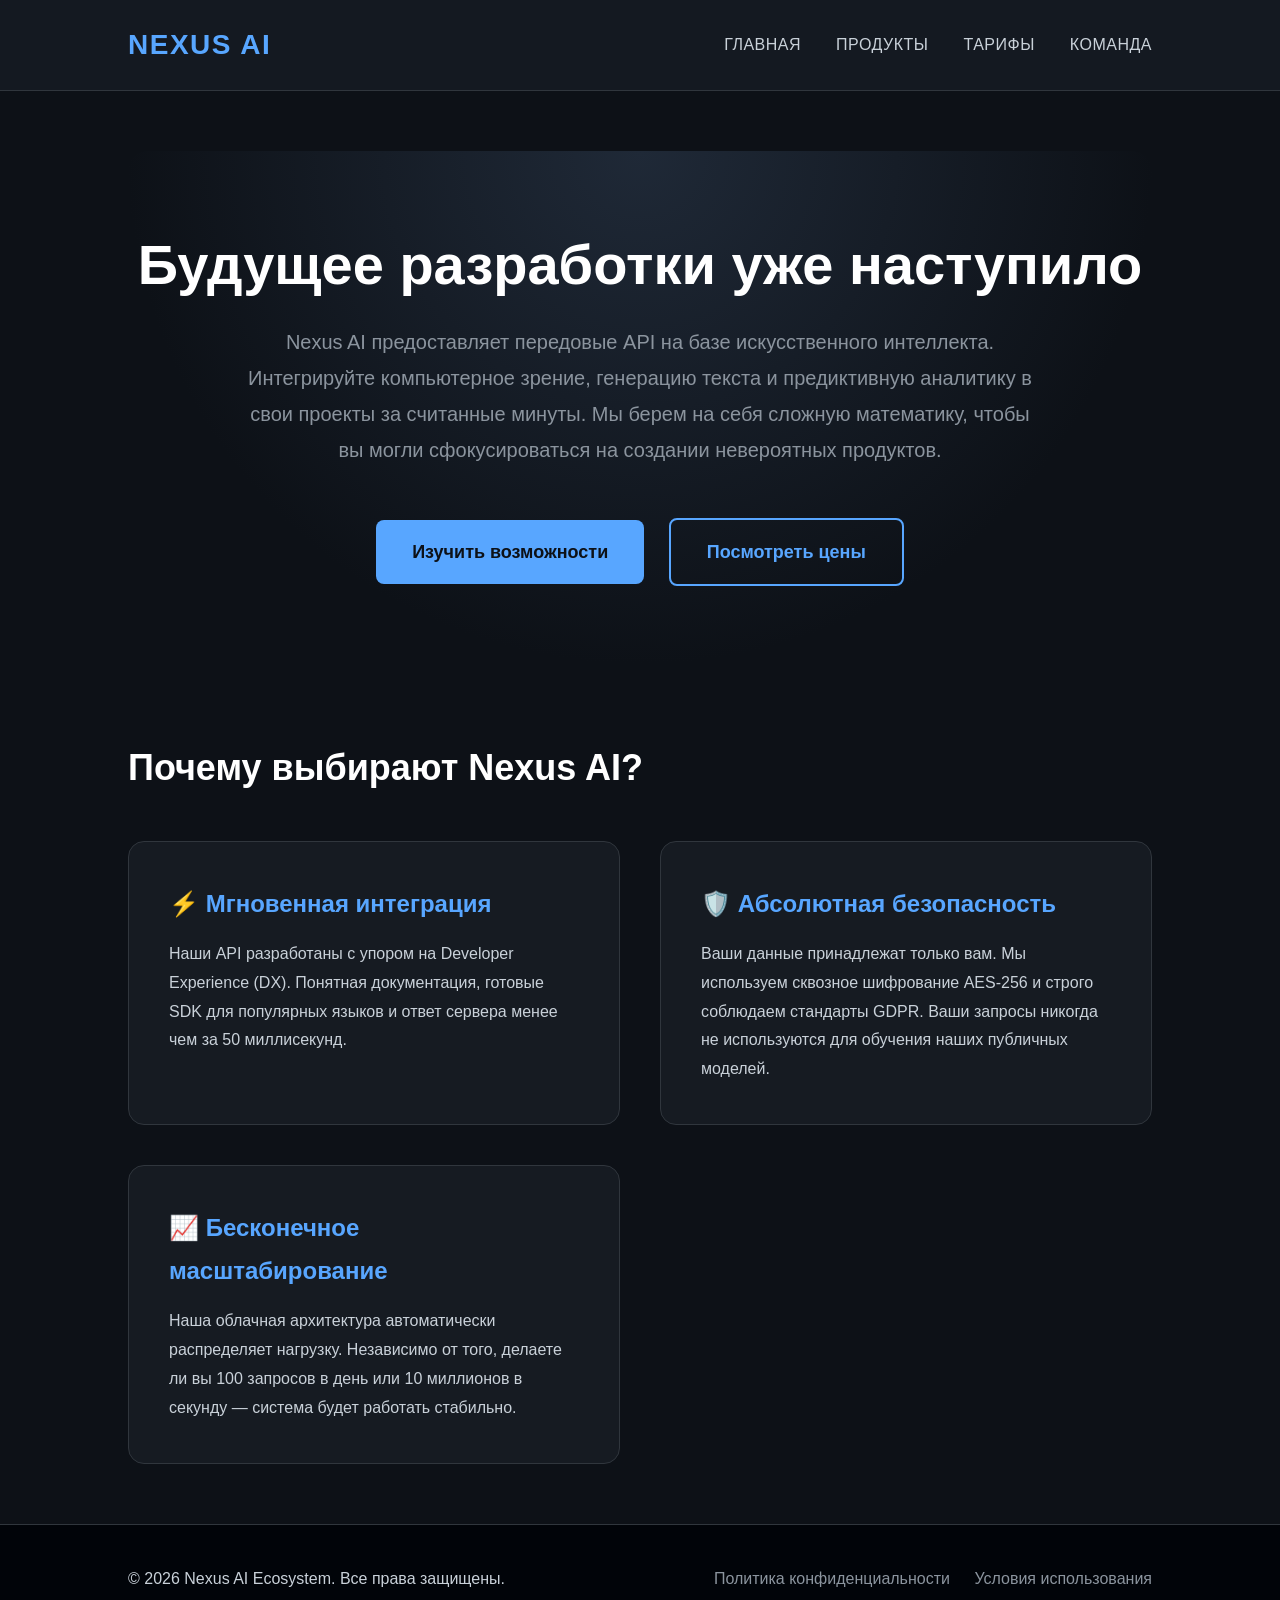
<file: index.html>
<!DOCTYPE html>
<html lang="ru">
<head>
    <meta charset="UTF-8">
    <meta name="viewport" content="width=device-width, initial-scale=1.0">
    <meta name="description" content="Nexus AI - Экосистема нейросетей для вашего бизнеса. API инструменты нового поколения.">
    <title>Nexus AI | Экосистема Искусственного Интеллекта</title>
    <link rel="stylesheet" href="style.css">
</head>
<body>
    <header>
        <a href="index.html" class="logo">Nexus AI</a>
        <nav>
            <ul>
                <li><a href="index.html">Главная</a></li>
                <li><a href="product.html">Продукты</a></li>
                <li><a href="pricing.html">Тарифы</a></li>
                <li><a href="team.html">Команда</a></li>
            </ul>
        </nav>
    </header>

    <main>
        <section class="hero-section">
            <h1>Будущее разработки уже наступило</h1>
            <p class="subtitle">Nexus AI предоставляет передовые API на базе искусственного интеллекта. Интегрируйте компьютерное зрение, генерацию текста и предиктивную аналитику в свои проекты за считанные минуты. Мы берем на себя сложную математику, чтобы вы могли сфокусироваться на создании невероятных продуктов.</p>
            <a href="product.html" class="btn">Изучить возможности</a>
            <a href="pricing.html" class="btn btn-outline">Посмотреть цены</a>
        </section>

        <h2>Почему выбирают Nexus AI?</h2>
        <div class="grid-container">
            <div class="card">
                <h3>⚡ Мгновенная интеграция</h3>
                <p>Наши API разработаны с упором на Developer Experience (DX). Понятная документация, готовые SDK для популярных языков и ответ сервера менее чем за 50 миллисекунд.</p>
            </div>
            <div class="card">
                <h3>🛡️ Абсолютная безопасность</h3>
                <p>Ваши данные принадлежат только вам. Мы используем сквозное шифрование AES-256 и строго соблюдаем стандарты GDPR. Ваши запросы никогда не используются для обучения наших публичных моделей.</p>
            </div>
            <div class="card">
                <h3>📈 Бесконечное масштабирование</h3>
                <p>Наша облачная архитектура автоматически распределяет нагрузку. Независимо от того, делаете ли вы 100 запросов в день или 10 миллионов в секунду — система будет работать стабильно.</p>
            </div>
        </div>
    </main>

    <footer>
        <p>&copy; 2026 Nexus AI Ecosystem. Все права защищены.</p>
        <div class="footer-links">
            <a href="#">Политика конфиденциальности</a>
            <a href="#">Условия использования</a>
        </div>
    </footer>
</body>
</html>
</file>
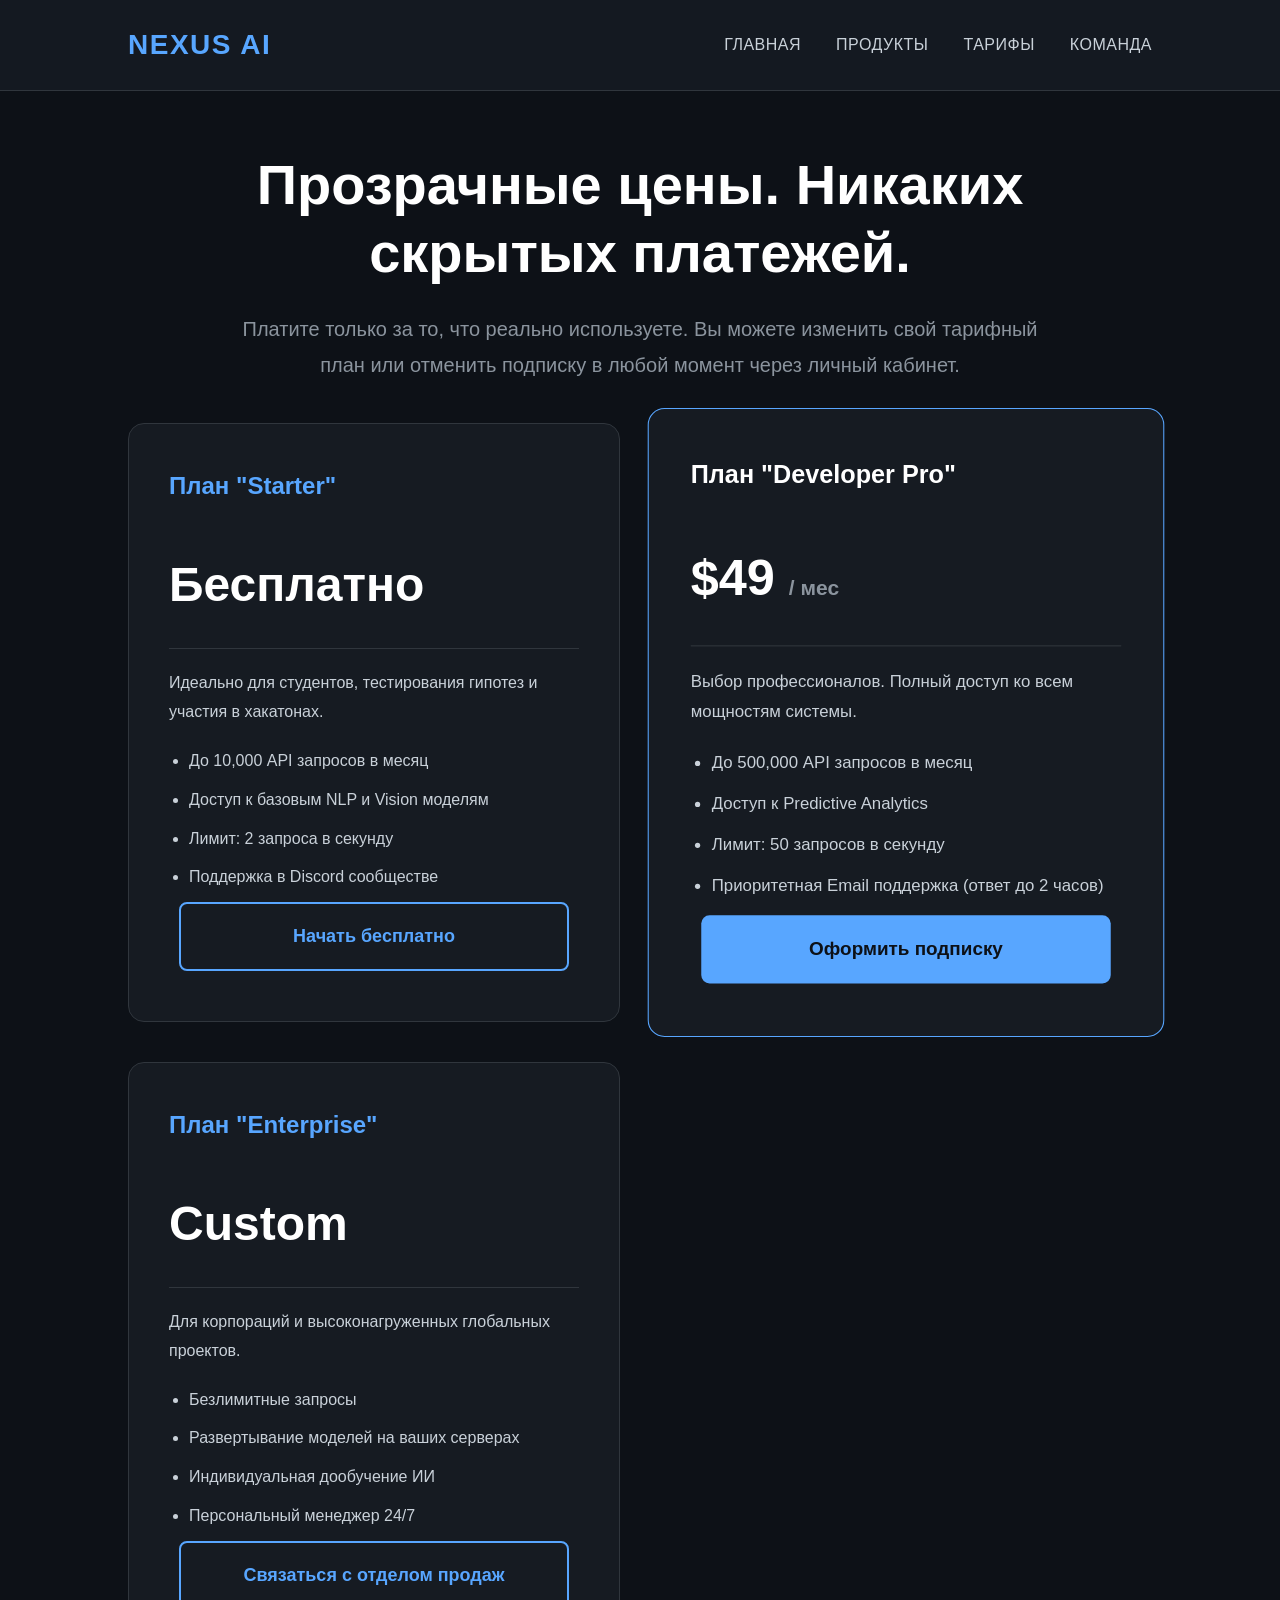
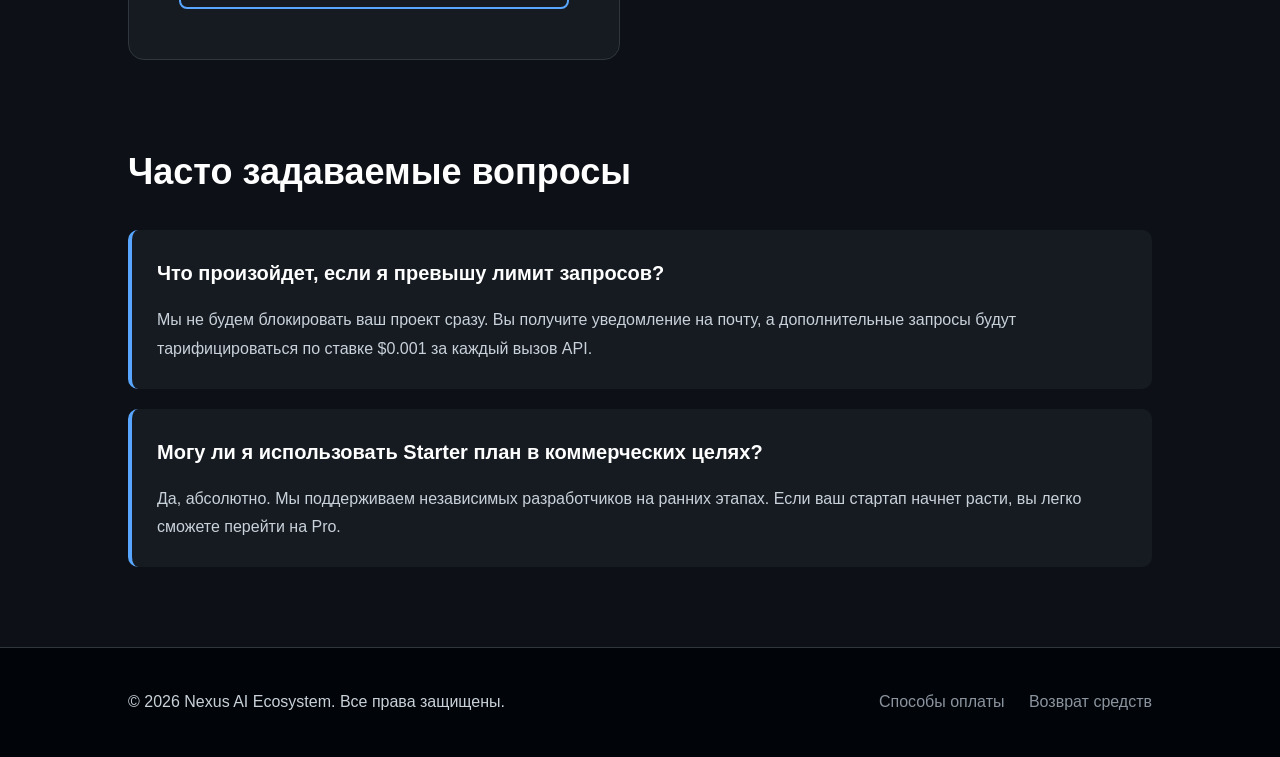
<file: pricing.html>
<!DOCTYPE html>
<html lang="ru">
<head>
    <meta charset="UTF-8">
    <meta name="viewport" content="width=device-width, initial-scale=1.0">
    <title>Тарифные планы | Nexus AI</title>
    <link rel="stylesheet" href="style.css">
</head>
<body>
    <header>
        <a href="index.html" class="logo">Nexus AI</a>
        <nav>
            <ul>
                <li><a href="index.html">Главная</a></li>
                <li><a href="product.html">Продукты</a></li>
                <li><a href="pricing.html">Тарифы</a></li>
                <li><a href="team.html">Команда</a></li>
            </ul>
        </nav>
    </header>

    <main>
        <div style="text-align: center;">
            <h1>Прозрачные цены. Никаких скрытых платежей.</h1>
            <p class="subtitle">Платите только за то, что реально используете. Вы можете изменить свой тарифный план или отменить подписку в любой момент через личный кабинет.</p>
        </div>

        <div class="grid-container">
            <div class="card">
                <h3>План "Starter"</h3>
                <div class="price-tag">Бесплатно</div>
                <p>Идеально для студентов, тестирования гипотез и участия в хакатонах.</p>
                <ul>
                    <li>До 10,000 API запросов в месяц</li>
                    <li>Доступ к базовым NLP и Vision моделям</li>
                    <li>Лимит: 2 запроса в секунду</li>
                    <li>Поддержка в Discord сообществе</li>
                </ul>
                <a href="#" class="btn btn-outline" style="text-align: center; margin-top: auto;">Начать бесплатно</a>
            </div>
            
            <div class="card" style="border-color: var(--accent-color); transform: scale(1.05); z-index: 10;">
                <h3 style="color: #ffffff;">План "Developer Pro"</h3>
                <div class="price-tag">$49 <span style="font-size: 20px; color:#8b949e;">/ мес</span></div>
                <p>Выбор профессионалов. Полный доступ ко всем мощностям системы.</p>
                <ul>
                    <li>До 500,000 API запросов в месяц</li>
                    <li>Доступ к Predictive Analytics</li>
                    <li>Лимит: 50 запросов в секунду</li>
                    <li>Приоритетная Email поддержка (ответ до 2 часов)</li>
                </ul>
                <a href="#" class="btn" style="text-align: center; margin-top: auto;">Оформить подписку</a>
            </div>
            
            <div class="card">
                <h3>План "Enterprise"</h3>
                <div class="price-tag">Custom</div>
                <p>Для корпораций и высоконагруженных глобальных проектов.</p>
                <ul>
                    <li>Безлимитные запросы</li>
                    <li>Развертывание моделей на ваших серверах</li>
                    <li>Индивидуальная дообучение ИИ</li>
                    <li>Персональный менеджер 24/7</li>
                </ul>
                <a href="#" class="btn btn-outline" style="text-align: center; margin-top: auto;">Связаться с отделом продаж</a>
            </div>
        </div>

        <h2 style="margin-top: 80px;">Часто задаваемые вопросы</h2>
        <div class="faq-box">
            <h3 style="color: #fff; font-size: 20px;">Что произойдет, если я превышу лимит запросов?</h3>
            <p>Мы не будем блокировать ваш проект сразу. Вы получите уведомление на почту, а дополнительные запросы будут тарифицироваться по ставке $0.001 за каждый вызов API.</p>
        </div>
        <div class="faq-box">
            <h3 style="color: #fff; font-size: 20px;">Могу ли я использовать Starter план в коммерческих целях?</h3>
            <p>Да, абсолютно. Мы поддерживаем независимых разработчиков на ранних этапах. Если ваш стартап начнет расти, вы легко сможете перейти на Pro.</p>
        </div>
    </main>

    <footer>
        <p>&copy; 2026 Nexus AI Ecosystem. Все права защищены.</p>
        <div class="footer-links">
            <a href="#">Способы оплаты</a>
            <a href="#">Возврат средств</a>
        </div>
    </footer>
</body>
</html>
</file>
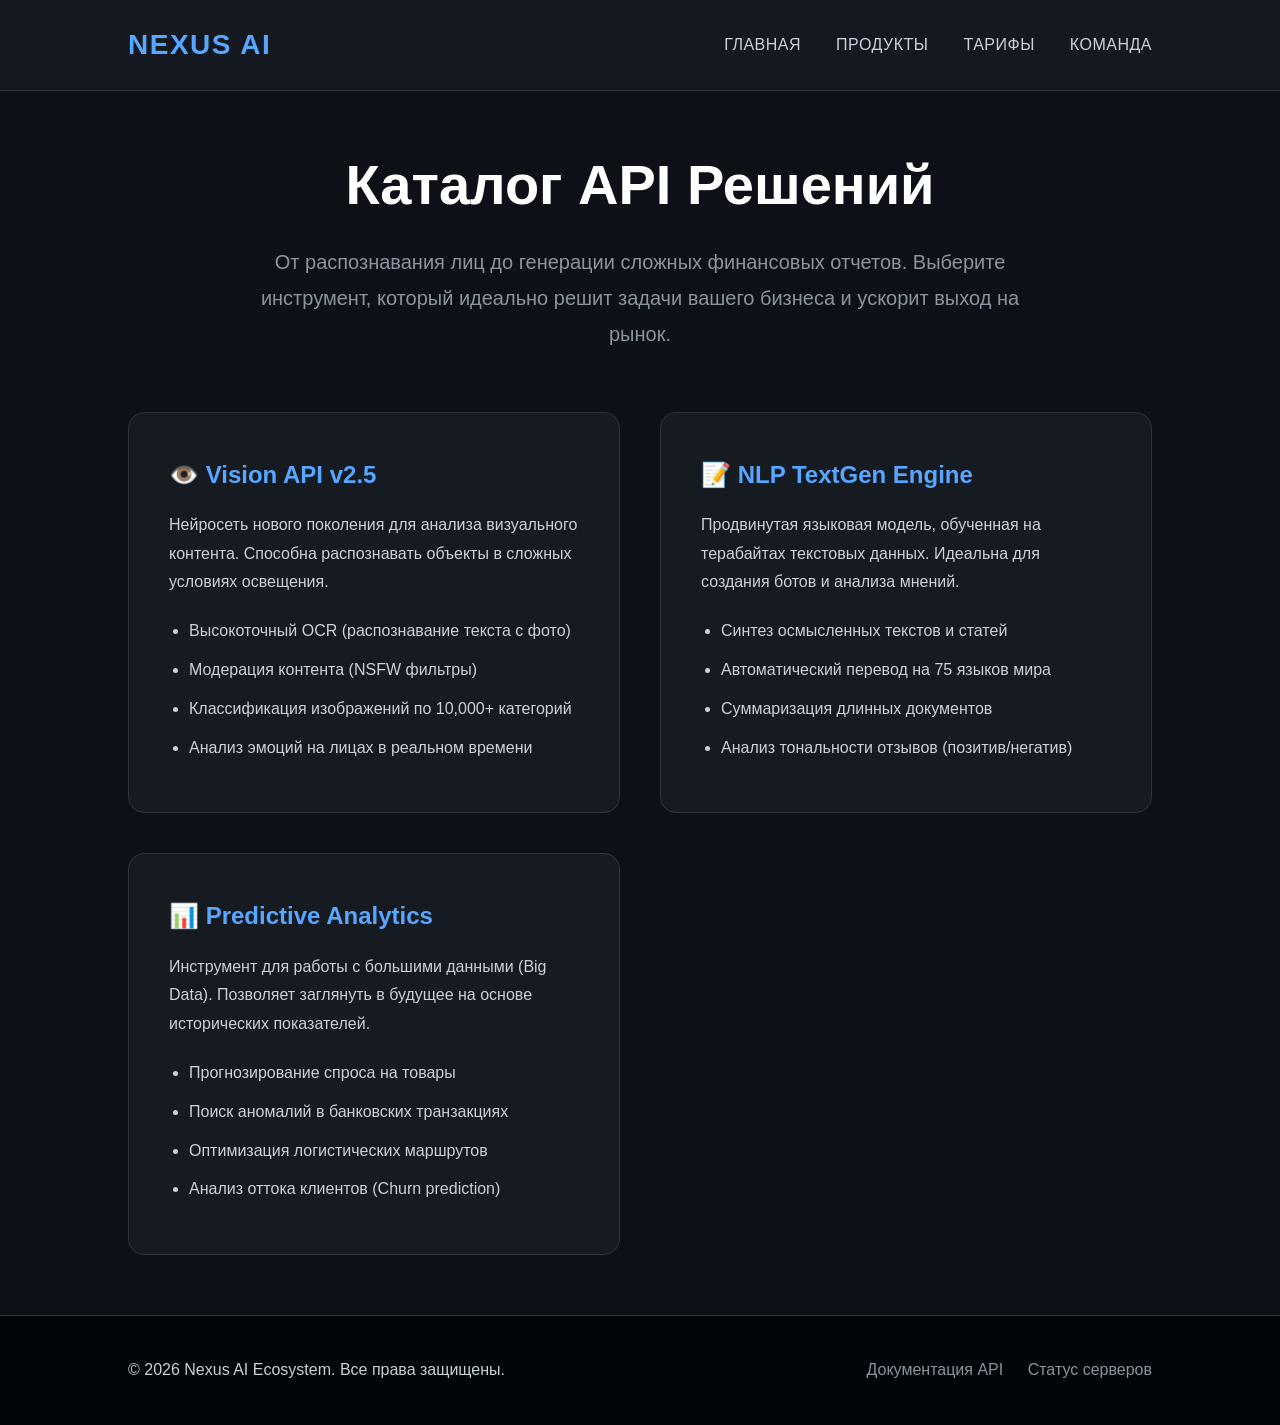
<file: product.html>
<!DOCTYPE html>
<html lang="ru">
<head>
    <meta charset="UTF-8">
    <meta name="viewport" content="width=device-width, initial-scale=1.0">
    <title>Наши Продукты | Nexus AI</title>
    <link rel="stylesheet" href="style.css">
</head>
<body>
    <header>
        <a href="index.html" class="logo">Nexus AI</a>
        <nav>
            <ul>
                <li><a href="index.html">Главная</a></li>
                <li><a href="product.html">Продукты</a></li>
                <li><a href="pricing.html">Тарифы</a></li>
                <li><a href="team.html">Команда</a></li>
            </ul>
        </nav>
    </header>

    <main>
        <div style="text-align: center; margin-bottom: 60px;">
            <h1>Каталог API Решений</h1>
            <p class="subtitle">От распознавания лиц до генерации сложных финансовых отчетов. Выберите инструмент, который идеально решит задачи вашего бизнеса и ускорит выход на рынок.</p>
        </div>

        <div class="grid-container">
            <div class="card">
                <h3>👁️ Vision API v2.5</h3>
                <p>Нейросеть нового поколения для анализа визуального контента. Способна распознавать объекты в сложных условиях освещения.</p>
                <ul>
                    <li>Высокоточный OCR (распознавание текста с фото)</li>
                    <li>Модерация контента (NSFW фильтры)</li>
                    <li>Классификация изображений по 10,000+ категорий</li>
                    <li>Анализ эмоций на лицах в реальном времени</li>
                </ul>
            </div>
            <div class="card">
                <h3>📝 NLP TextGen Engine</h3>
                <p>Продвинутая языковая модель, обученная на терабайтах текстовых данных. Идеальна для создания ботов и анализа мнений.</p>
                <ul>
                    <li>Синтез осмысленных текстов и статей</li>
                    <li>Автоматический перевод на 75 языков мира</li>
                    <li>Суммаризация длинных документов</li>
                    <li>Анализ тональности отзывов (позитив/негатив)</li>
                </ul>
            </div>
            <div class="card">
                <h3>📊 Predictive Analytics</h3>
                <p>Инструмент для работы с большими данными (Big Data). Позволяет заглянуть в будущее на основе исторических показателей.</p>
                <ul>
                    <li>Прогнозирование спроса на товары</li>
                    <li>Поиск аномалий в банковских транзакциях</li>
                    <li>Оптимизация логистических маршрутов</li>
                    <li>Анализ оттока клиентов (Churn prediction)</li>
                </ul>
            </div>
        </div>
    </main>

    <footer>
        <p>&copy; 2026 Nexus AI Ecosystem. Все права защищены.</p>
        <div class="footer-links">
            <a href="#">Документация API</a>
            <a href="#">Статус серверов</a>
        </div>
    </footer>
</body>
</html>
</file>
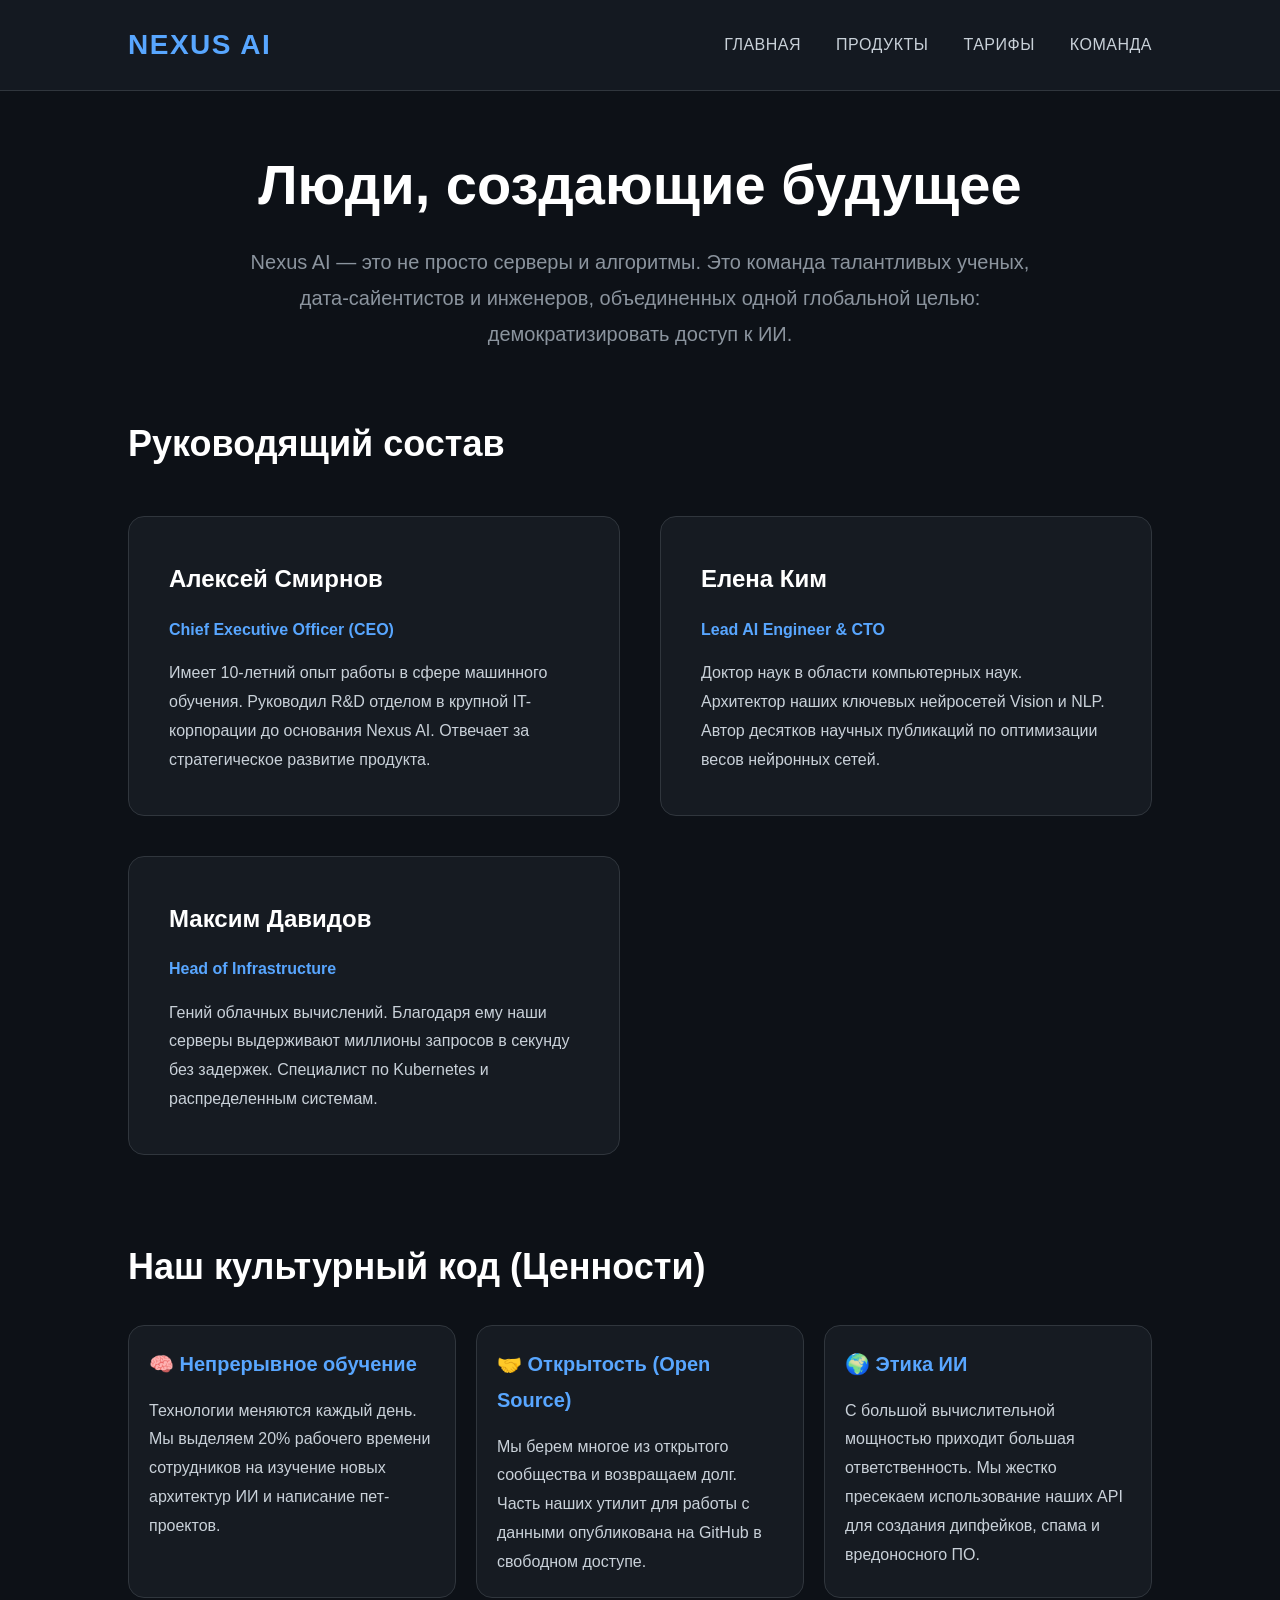
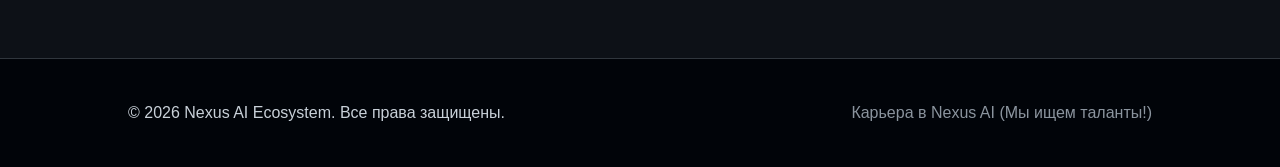
<file: team.html>
<!DOCTYPE html>
<html lang="ru">
<head>
    <meta charset="UTF-8">
    <meta name="viewport" content="width=device-width, initial-scale=1.0">
    <title>О Компании и Команде | Nexus AI</title>
    <link rel="stylesheet" href="style.css">
</head>
<body>
    <header>
        <a href="index.html" class="logo">Nexus AI</a>
        <nav>
            <ul>
                <li><a href="index.html">Главная</a></li>
                <li><a href="product.html">Продукты</a></li>
                <li><a href="pricing.html">Тарифы</a></li>
                <li><a href="team.html">Команда</a></li>
            </ul>
        </nav>
    </header>

    <main>
        <div style="text-align: center; margin-bottom: 60px;">
            <h1>Люди, создающие будущее</h1>
            <p class="subtitle">Nexus AI — это не просто серверы и алгоритмы. Это команда талантливых ученых, дата-сайентистов и инженеров, объединенных одной глобальной целью: демократизировать доступ к ИИ.</p>
        </div>

        <h2>Руководящий состав</h2>
        <div class="grid-container">
            <div class="card">
                <h3 style="color: #fff;">Алексей Смирнов</h3>
                <p style="color: var(--accent-color); font-weight: bold; margin-bottom: 15px;">Chief Executive Officer (CEO)</p>
                <p>Имеет 10-летний опыт работы в сфере машинного обучения. Руководил R&D отделом в крупной IT-корпорации до основания Nexus AI. Отвечает за стратегическое развитие продукта.</p>
            </div>
            
            <div class="card">
                <h3 style="color: #fff;">Елена Ким</h3>
                <p style="color: var(--accent-color); font-weight: bold; margin-bottom: 15px;">Lead AI Engineer & CTO</p>
                <p>Доктор наук в области компьютерных наук. Архитектор наших ключевых нейросетей Vision и NLP. Автор десятков научных публикаций по оптимизации весов нейронных сетей.</p>
            </div>

            <div class="card">
                <h3 style="color: #fff;">Максим Давидов</h3>
                <p style="color: var(--accent-color); font-weight: bold; margin-bottom: 15px;">Head of Infrastructure</p>
                <p>Гений облачных вычислений. Благодаря ему наши серверы выдерживают миллионы запросов в секунду без задержек. Специалист по Kubernetes и распределенным системам.</p>
            </div>
        </div>

        <h2 style="margin-top: 80px;">Наш культурный код (Ценности)</h2>
        <div class="grid-container" style="gap: 20px; margin-top: 20px;">
            <div class="card" style="padding: 20px;">
                <h3 style="font-size: 20px;">🧠 Непрерывное обучение</h3>
                <p>Технологии меняются каждый день. Мы выделяем 20% рабочего времени сотрудников на изучение новых архитектур ИИ и написание пет-проектов.</p>
            </div>
            <div class="card" style="padding: 20px;">
                <h3 style="font-size: 20px;">🤝 Открытость (Open Source)</h3>
                <p>Мы берем многое из открытого сообщества и возвращаем долг. Часть наших утилит для работы с данными опубликована на GitHub в свободном доступе.</p>
            </div>
            <div class="card" style="padding: 20px;">
                <h3 style="font-size: 20px;">🌍 Этика ИИ</h3>
                <p>С большой вычислительной мощностью приходит большая ответственность. Мы жестко пресекаем использование наших API для создания дипфейков, спама и вредоносного ПО.</p>
            </div>
        </div>
    </main>

    <footer>
        <p>&copy; 2026 Nexus AI Ecosystem. Все права защищены.</p>
        <div class="footer-links">
            <a href="#">Карьера в Nexus AI (Мы ищем таланты!)</a>
        </div>
    </footer>
</body>
</html>
</file>
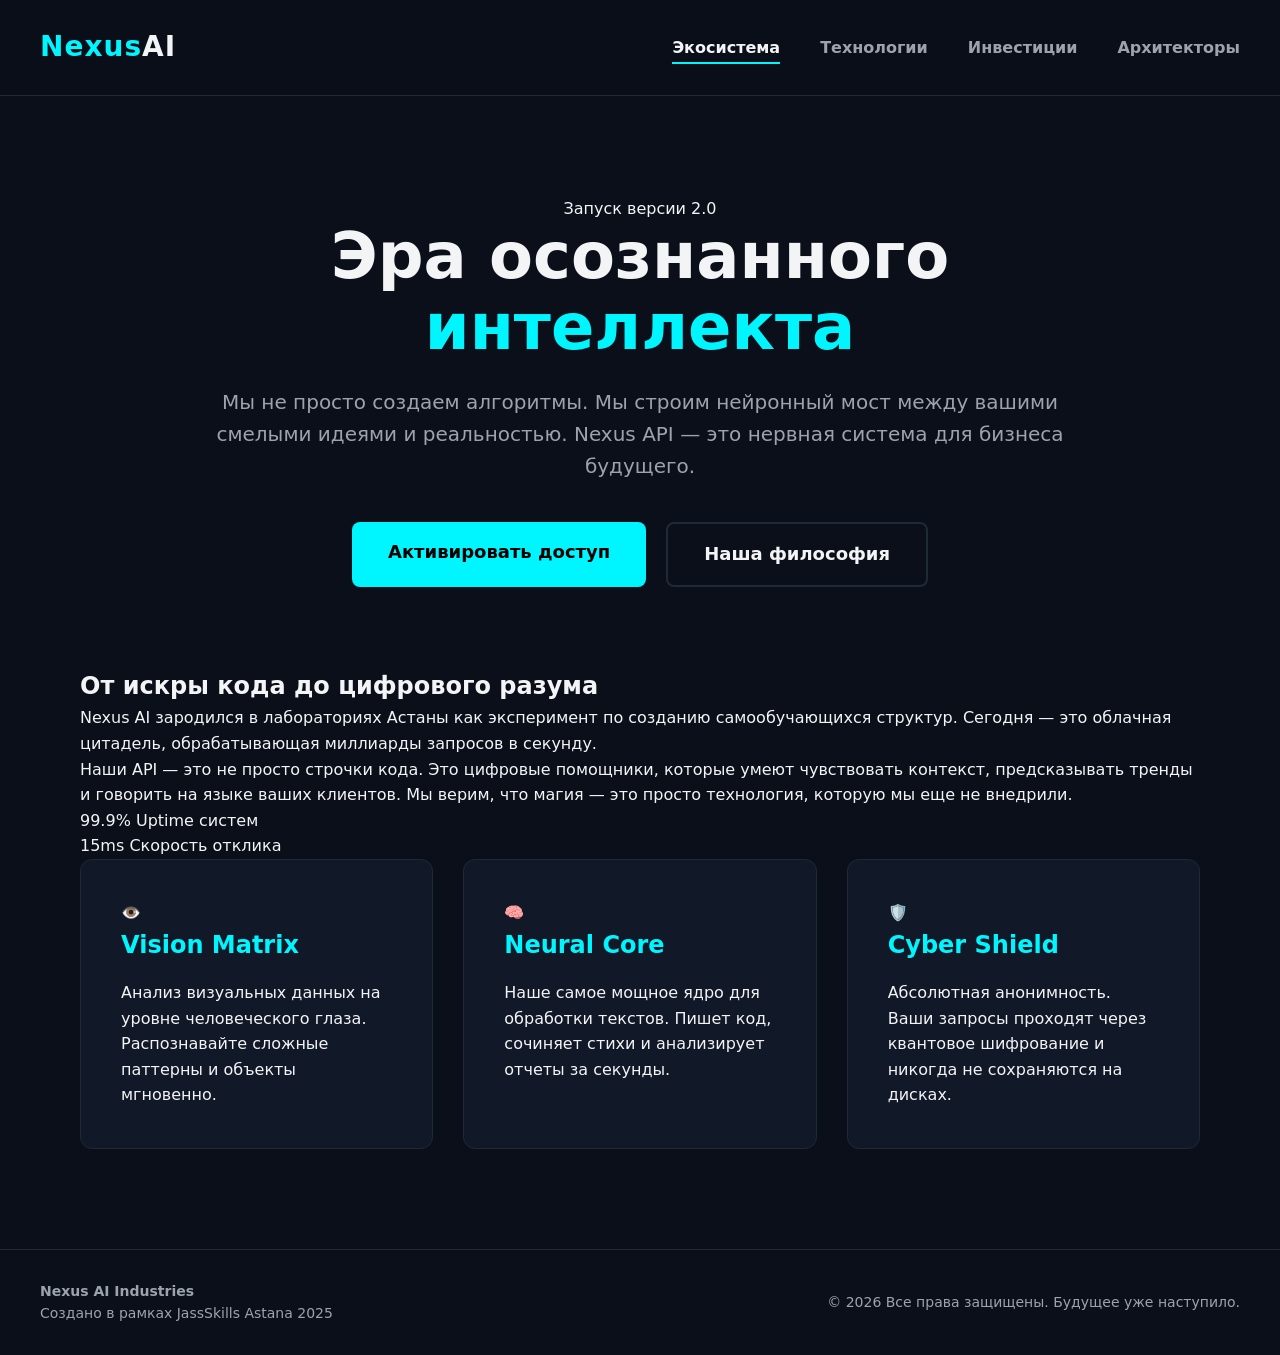
<file: Jasskills ТЗ/Jasskills.html>
<!doctype html>
<html lang="ru">
  <head>
    <meta charset="UTF-8" />
    <meta name="viewport" content="width=device-width, initial-scale=1.0" />
    <title>Nexus AI | Сингулярность в каждом API</title>
    <link rel="stylesheet" href="jasskils.css" />
  </head>
  <body>
    <header class="global-header">
      <div class="container header-flex">
        <div class="logo"><span class="accent-text">Nexus</span>AI</div>
        <nav class="global-nav">
          <ul>
            <li><a href="jasskils.html" class="active">Экосистема</a></li>
            <li><a href="products.html">Технологии</a></li>
            <li><a href="pricing.html">Инвестиции</a></li>
            <li><a href="team.html">Архитекторы</a></li>
          </ul>
        </nav>
      </div>
    </header>

    <main class="main-content">
      <div class="container">
        <section class="hero-section">
          <div class="badge">Запуск версии 2.0</div>
          <h1>
            Эра осознанного<br /><span class="accent-text">интеллекта</span>
          </h1>
          <p class="subtitle">
            Мы не просто создаем алгоритмы. Мы строим нейронный мост между
            вашими смелыми идеями и реальностью. Nexus API — это нервная система
            для бизнеса будущего.
          </p>
          <div class="action-buttons">
            <a href="products.html" class="btn btn-primary"
              >Активировать доступ</a
            >
            <a href="#about" class="btn btn-secondary">Наша философия</a>
          </div>
        </section>

        <section id="about" class="philosophy-section">
          <div class="content-grid">
            <div class="text-block">
              <h2>От искры кода до цифрового разума</h2>
              <p>
                Nexus AI зародился в лабораториях Астаны как эксперимент по
                созданию самообучающихся структур. Сегодня — это облачная
                цитадель, обрабатывающая миллиарды запросов в секунду.
              </p>
              <p>
                Наши API — это не просто строчки кода. Это цифровые помощники,
                которые умеют чувствовать контекст, предсказывать тренды и
                говорить на языке ваших клиентов. Мы верим, что магия — это
                просто технология, которую мы еще не внедрили.
              </p>
            </div>
            <div class="stats-block">
              <div class="stat-item">
                <span class="stat-num">99.9%</span>
                <span class="stat-desc">Uptime систем</span>
              </div>
              <div class="stat-item">
                <span class="stat-num">15ms</span>
                <span class="stat-desc">Скорость отклика</span>
              </div>
            </div>
          </div>
        </section>

        <section class="features-section">
          <div class="feature-card">
            <div class="icon">👁️</div>
            <h3>Vision Matrix</h3>
            <p>
              Анализ визуальных данных на уровне человеческого глаза.
              Распознавайте сложные паттерны и объекты мгновенно.
            </p>
          </div>
          <div class="feature-card">
            <div class="icon">🧠</div>
            <h3>Neural Core</h3>
            <p>
              Наше самое мощное ядро для обработки текстов. Пишет код, сочиняет
              стихи и анализирует отчеты за секунды.
            </p>
          </div>
          <div class="feature-card">
            <div class="icon">🛡️</div>
            <h3>Cyber Shield</h3>
            <p>
              Абсолютная анонимность. Ваши запросы проходят через квантовое
              шифрование и никогда не сохраняются на дисках.
            </p>
          </div>
        </section>
      </div>
    </main>

    <footer class="global-footer">
      <div class="container footer-flex">
        <div class="footer-info">
          <p><strong>Nexus AI Industries</strong></p>
          <p>Создано в рамках JassSkills Astana 2025</p>
        </div>
        <div class="footer-copy">
          <p>&copy; 2026 Все права защищены. Будущее уже наступило.</p>
        </div>
      </div>
    </footer>
  </body>
</html>
</file>
<file: style.css>
:root {
    --bg-color: #0d1117;
    --text-color: #c9d1d9;
    --accent-color: #58a6ff;
    --card-bg: #161b22;
    --border-color: #30363d;
    --hover-glow: rgba(88, 166, 255, 0.2);
}

* { margin: 0; padding: 0; box-sizing: border-box; }

body {
    font-family: 'Segoe UI', Roboto, Helvetica, Arial, sans-serif;
    background-color: var(--bg-color);
    color: var(--text-color);
    display: flex;
    flex-direction: column;
    min-height: 100vh;
    line-height: 1.8; /* Увеличили межстрочный интервал для читаемости */
}

header {
    background-color: rgba(22, 27, 34, 0.95);
    padding: 20px 10%;
    display: flex;
    justify-content: space-between;
    align-items: center;
    border-bottom: 1px solid var(--border-color);
    position: sticky;
    top: 0;
    z-index: 100;
    backdrop-filter: blur(10px);
}

.logo {
    font-size: 28px;
    font-weight: bold;
    color: var(--accent-color);
    text-decoration: none;
    letter-spacing: 1.5px;
    text-transform: uppercase;
}

nav ul { list-style: none; display: flex; gap: 35px; }

nav a {
    color: var(--text-color);
    text-decoration: none;
    font-size: 16px;
    font-weight: 500;
    transition: color 0.3s ease;
    text-transform: uppercase;
    letter-spacing: 0.5px;
}

nav a:hover, nav a:focus { color: var(--accent-color); }

main {
    flex: 1;
    padding: 60px 10%;
    max-width: 1920px;
    margin: 0 auto;
    width: 100%;
}

.hero-section {
    text-align: center;
    padding: 80px 0;
    background: radial-gradient(circle at 50% 0%, #1f2937 0%, transparent 70%);
    border-radius: 20px;
    margin-bottom: 60px;
}

h1 { font-size: 56px; margin-bottom: 25px; color: #ffffff; line-height: 1.2; }
h2 { font-size: 36px; margin-bottom: 25px; color: #ffffff; margin-top: 50px; }
h3 { color: var(--accent-color); font-size: 24px; margin-bottom: 15px; }

.subtitle {
    font-size: 20px;
    color: #8b949e;
    max-width: 800px;
    margin: 0 auto 40px auto;
}

.btn {
    display: inline-block;
    background-color: var(--accent-color);
    color: #0d1117;
    padding: 16px 36px;
    text-decoration: none;
    font-weight: bold;
    border-radius: 8px;
    margin: 10px;
    transition: all 0.3s ease;
    font-size: 18px;
}

.btn:hover {
    transform: translateY(-3px);
    box-shadow: 0 10px 20px var(--hover-glow);
}

.btn-outline {
    background-color: transparent;
    color: var(--accent-color);
    border: 2px solid var(--accent-color);
}

.btn-outline:hover { background-color: var(--hover-glow); }

.grid-container {
    display: grid;
    grid-template-columns: repeat(auto-fit, minmax(320px, 1fr));
    gap: 40px;
    margin-top: 40px;
}

.card {
    background-color: var(--card-bg);
    border: 1px solid var(--border-color);
    border-radius: 16px;
    padding: 40px;
    transition: all 0.4s ease;
    display: flex;
    flex-direction: column;
}

.card:hover {
    transform: translateY(-10px);
    border-color: var(--accent-color);
    box-shadow: 0 15px 30px rgba(0,0,0,0.5);
}

.card ul { margin-left: 20px; margin-top: 20px; flex-grow: 1; }
.card li { margin-bottom: 10px; }

.price-tag {
    font-size: 48px;
    color: #ffffff;
    font-weight: bold;
    margin: 20px 0;
    padding-bottom: 20px;
    border-bottom: 1px solid var(--border-color);
}

.faq-box {
    background-color: var(--card-bg);
    padding: 25px;
    border-radius: 10px;
    margin-bottom: 20px;
    border-left: 4px solid var(--accent-color);
}

footer {
    background-color: #010409;
    padding: 40px 10%;
    border-top: 1px solid var(--border-color);
    display: flex;
    justify-content: space-between;
    align-items: center;
    flex-wrap: wrap;
    gap: 20px;
}

.footer-links a {
    color: #8b949e;
    text-decoration: none;
    margin-left: 20px;
}

.footer-links a:hover { color: var(--accent-color); }
</file>
<file: Jasskills ТЗ/jasskils.css>
* {
  margin: 0;
  padding: 0;
  box-sizing: border-box;
}

:root {
  --bg-color: #0b0f19;
  --text-main: #f3f4f6;
  --text-muted: #9ca3af;
  --accent-color: #00f6ff;
  --card-bg: #111827;
  --border-color: #1f2937;
}

body {
  font-family:
    system-ui,
    -apple-system,
    sans-serif;
  background-color: var(--bg-color);
  color: var(--text-main);
  line-height: 1.6;
  display: flex;
  flex-direction: column;
  min-height: 100vh;
}

.container {
  width: 100%;
  max-width: 1600px;
  margin: 0 auto;
  padding: 0 40px;
}

.global-header {
  background-color: rgba(11, 15, 25, 0.9); /* Слегка прозрачный фон */
  border-bottom: 1px solid var(--border-color);
  padding: 25px 0;
}

.header-flex {
  display: flex;
  justify-content: space-between;
  align-items: center;
}

.logo {
  font-size: 28px;
  font-weight: 800;
  letter-spacing: 1px;
}

.accent-text {
  color: var(--accent-color);
}

.global-nav ul {
  list-style: none;
  display: flex;
  gap: 40px;
}

.global-nav a {
  color: var(--text-muted);
  text-decoration: none;
  font-size: 16px;
  font-weight: 600;
  transition: color 0.3s ease;
}

.global-nav a:hover,
.global-nav a.active {
  color: var(--text-main);
  border-bottom: 2px solid var(--accent-color);
  padding-bottom: 5px;
}

.main-content {
  flex-grow: 1;
  padding: 100px 40px;
  display: flex;
  flex-direction: column;
  justify-content: center;
}

.hero-section {
  text-align: center;
  max-width: 900px;
  margin: 0 auto 80px auto;
}

.hero-section h1 {
  font-size: 64px;
  line-height: 1.1;
  margin-bottom: 24px;
}

.hero-section .subtitle {
  font-size: 20px;
  color: var(--text-muted);
  margin-bottom: 40px;
}

.action-buttons {
  display: flex;
  justify-content: center;
  gap: 20px;
}

.btn {
  padding: 16px 36px;
  border-radius: 8px;
  font-size: 18px;
  font-weight: 600;
  text-decoration: none;
  transition: all 0.3s ease;
}

.btn-primary {
  background-color: var(--accent-color);
  color: #000;
}

.btn-primary:hover {
  box-shadow: 0 0 20px rgba(0, 246, 255, 0.4);
}

.btn-secondary {
  background-color: transparent;
  color: var(--text-main);
  border: 2px solid var(--border-color);
}

.btn-secondary:hover {
  border-color: var(--text-muted);
}

.features-section {
  display: flex;
  gap: 30px;
}

.feature-card {
  background-color: var(--card-bg);
  border: 1px solid var(--border-color);
  border-radius: 12px;
  padding: 40px;
  flex: 1;
  transition: transform 0.3s ease;
}

.feature-card:hover {
  transform: translateY(-10px);
  border-color: var(--accent-color);
}

.feature-card h3 {
  font-size: 24px;
  margin-bottom: 16px;
  color: var(--accent-color);
}

.global-footer {
  border-top: 1px solid var(--border-color);
  padding: 30px 0;
  color: var(--text-muted);
  font-size: 14px;
}

.footer-flex {
  display: flex;
  justify-content: space-between;
  align-items: center;
}
</file>
